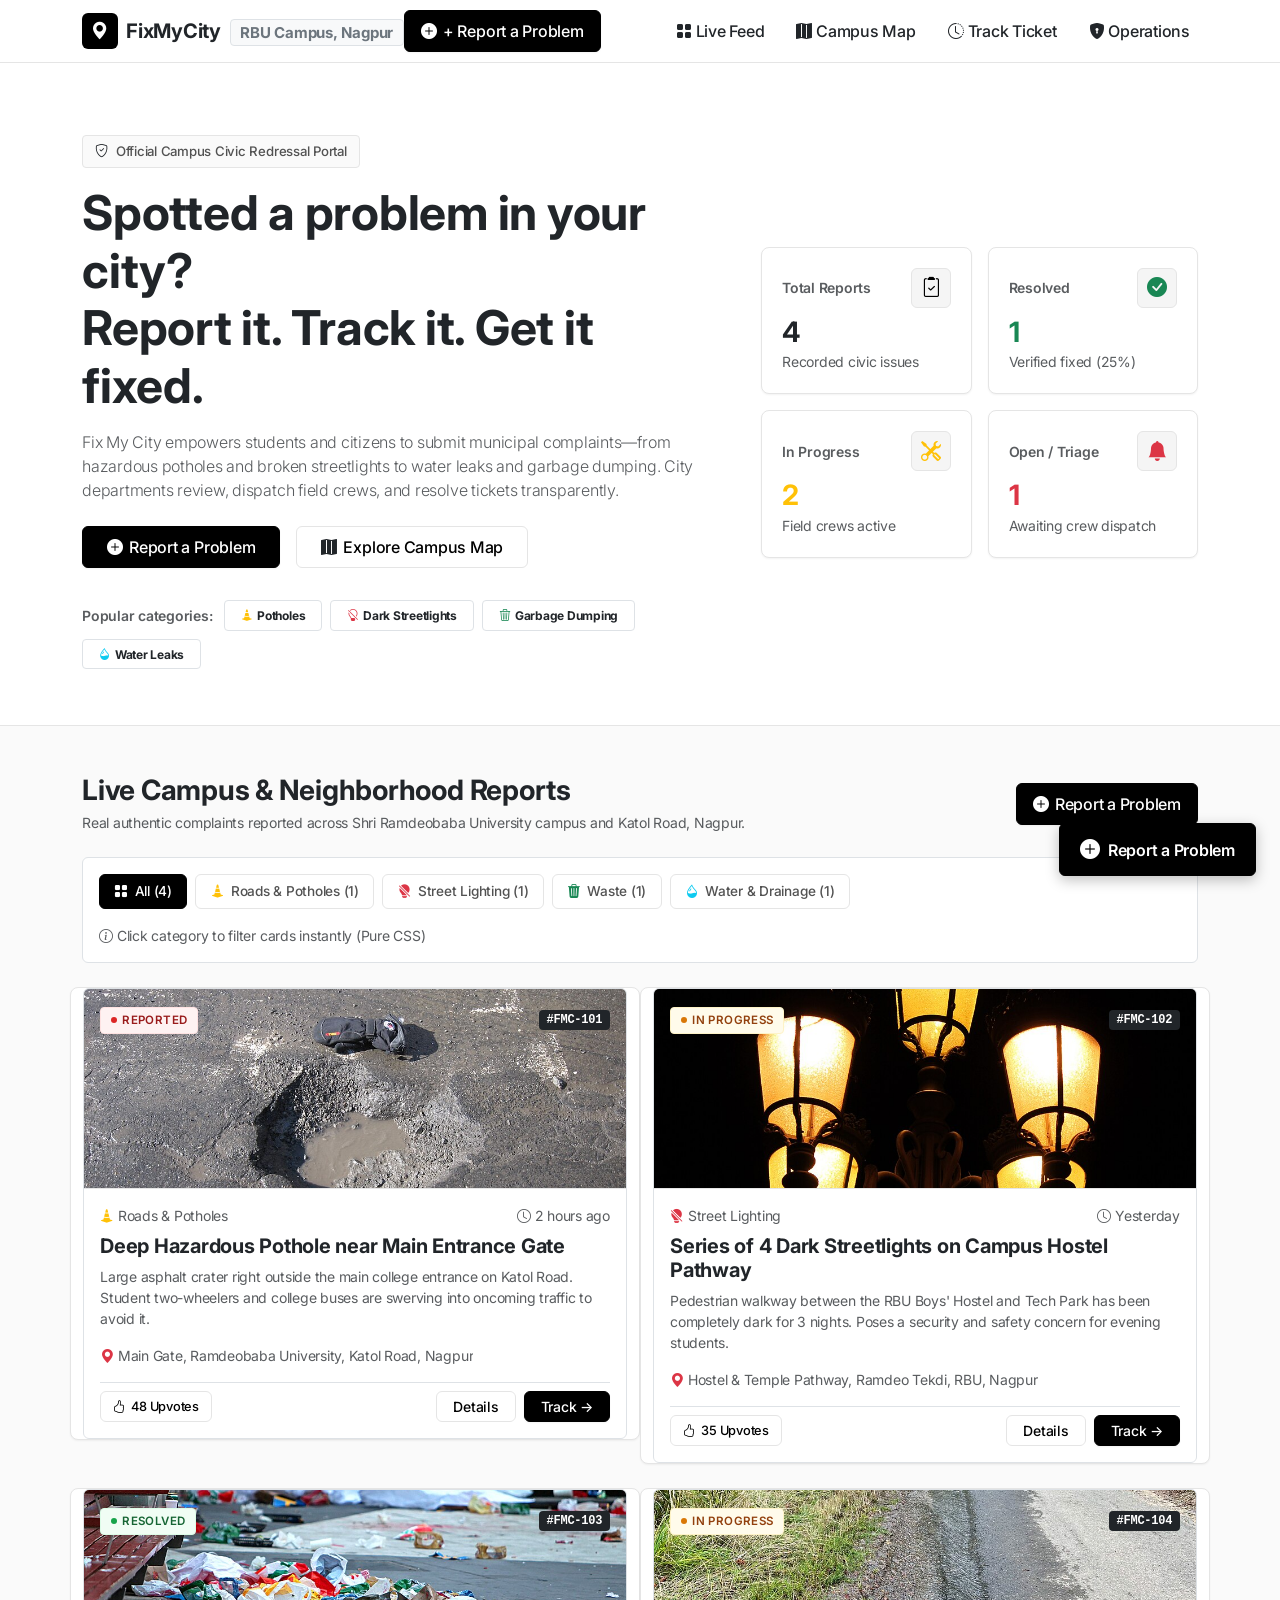
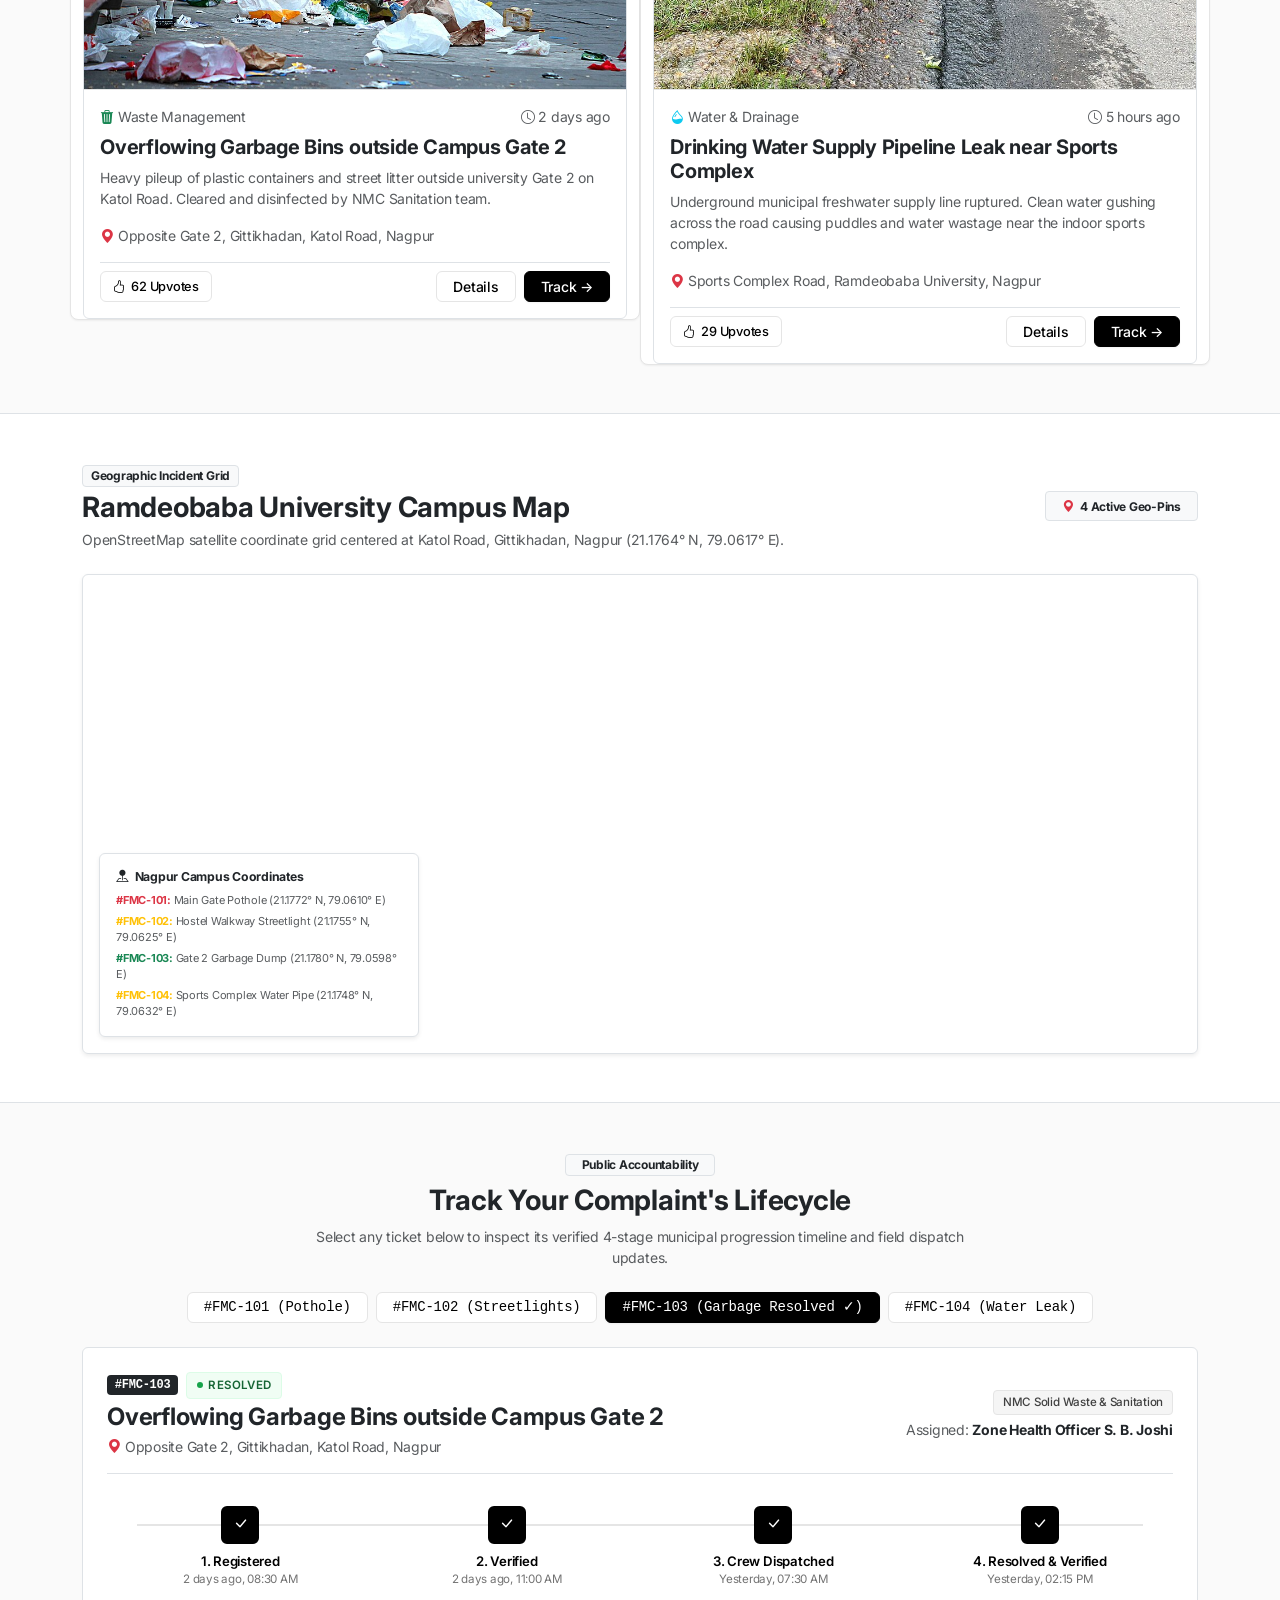
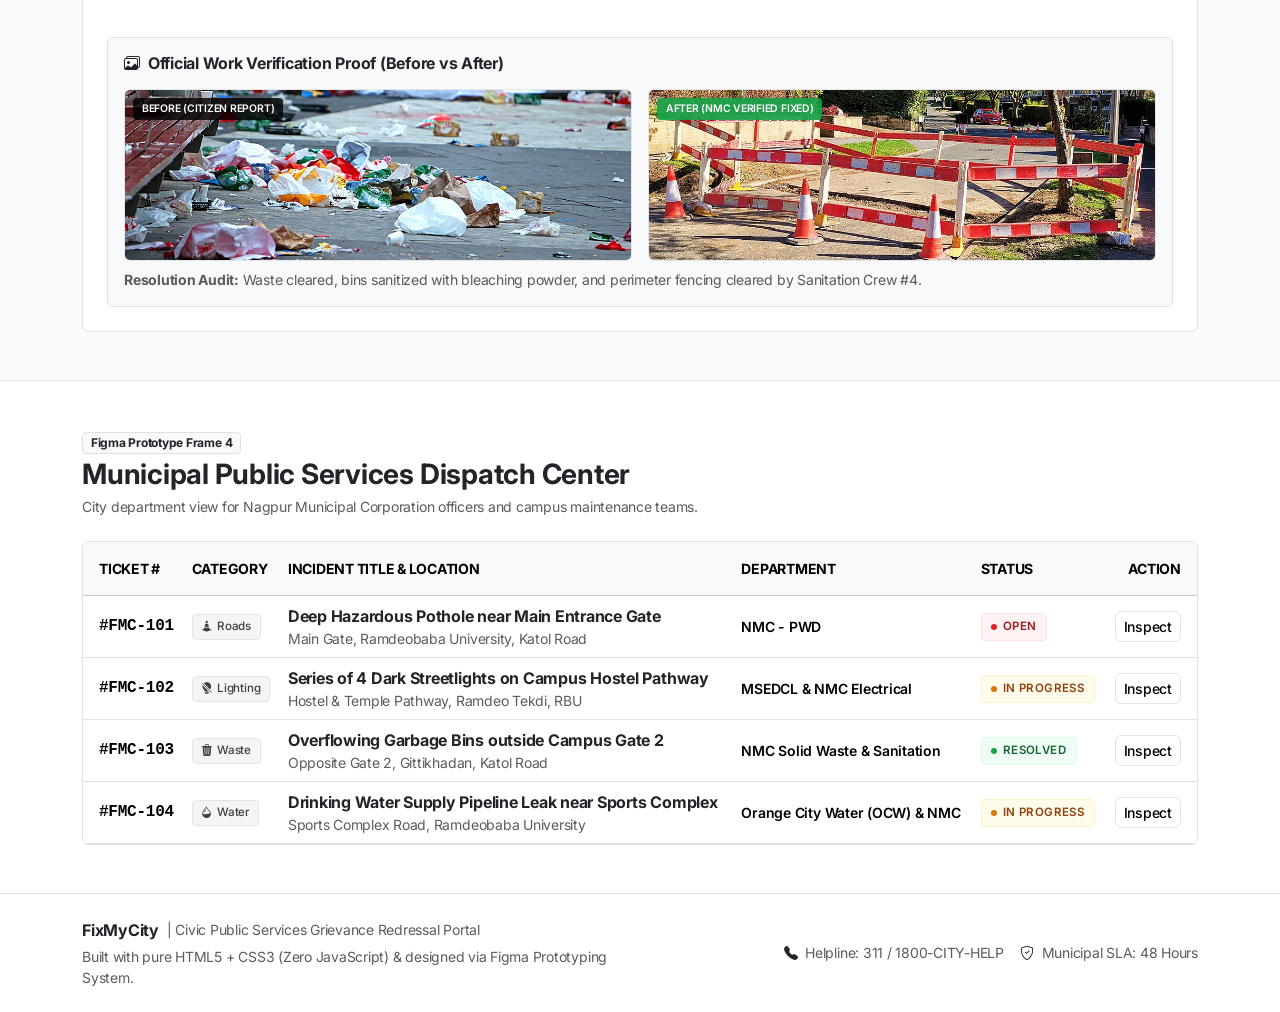
<file: index.html>
<!DOCTYPE html>
<html lang="en">
<head>
  <meta charset="UTF-8">
  <meta name="viewport" content="width=device-width, initial-scale=1.0">
  <title>Fix My City — Civic Issue Reporting & Public Service Resolution Platform</title>

  <!-- Google Fonts: Inter -->
  <link rel="preconnect" href="https://fonts.googleapis.com">
  <link rel="preconnect" href="https://fonts.gstatic.com" crossorigin>
  <link href="https://fonts.googleapis.com/css2?family=Inter:wght@400;500;600;700;800&family=JetBrains+Mono:wght@400;600&display=swap" rel="stylesheet">

  <!-- Bootstrap 5.3 CSS (Layout & Grid only, NO Bootstrap JS) -->
  <link href="https://cdn.jsdelivr.net/npm/bootstrap@5.3.2/dist/css/bootstrap.min.css" rel="stylesheet">

  <!-- Bootstrap Icons -->
  <link rel="stylesheet" href="https://cdn.jsdelivr.net/npm/bootstrap-icons@1.11.3/font/bootstrap-icons.min.css">

  <!-- Custom Pure CSS Stylesheet (Zero JavaScript) -->
  <link rel="stylesheet" href="styles.css?v=20261124_pure_css">
</head>
<body>

  <!-- ========================================================================= -->
  <!-- NAVIGATION BAR (Pure HTML + CSS, Zero JS)                                 -->
  <!-- ========================================================================= -->
  <nav class="navbar navbar-expand-lg navbar-fmc py-2">
    <div class="container">
      <a class="navbar-brand d-flex align-items-center gap-2 fw-bold text-dark m-0" href="#">
        <div class="brand-badge">
          <i class="bi bi-geo-alt-fill"></i>
        </div>
        <div>
          <span class="fs-5 fw-bold text-dark">FixMy</span><span class="fs-5 fw-bold text-dark">City</span>
          <span class="badge bg-light text-secondary border ms-1 d-none d-sm-inline-block small" style="border-radius: 4px;">RBU Campus, Nagpur</span>
        </div>
      </a>

      <!-- Pure CSS Mobile Hamburger Input -->
      <input type="checkbox" id="nav-toggle" class="nav-toggle-checkbox">

      <div class="d-flex align-items-center gap-2">
        <!-- Always Visible Report Button (links to CSS modal) -->
        <a href="#report-modal" class="btn-black text-decoration-none">
          <i class="bi bi-plus-circle-fill fs-6"></i>
          <span>+ Report a Problem</span>
        </a>

        <!-- Pure CSS Hamburger Trigger Label -->
        <label for="nav-toggle" class="navbar-toggler border-0 shadow-none d-lg-none" style="cursor: pointer;">
          <span class="navbar-toggler-icon"></span>
        </label>
      </div>

      <div class="nav-collapse-css collapse navbar-collapse" id="navMenu">
        <ul class="navbar-nav ms-auto align-items-lg-center gap-3 my-2 my-lg-0">
          <li class="nav-item">
            <a class="nav-link fw-medium text-dark" href="#feed"><i class="bi bi-grid-fill me-1"></i>Live Feed</a>
          </li>
          <li class="nav-item">
            <a class="nav-link fw-medium text-dark" href="#map-section"><i class="bi bi-map-fill me-1"></i>Campus Map</a>
          </li>
          <li class="nav-item">
            <a class="nav-link fw-medium text-dark" href="#trackerSection"><i class="bi bi-clock-history me-1"></i>Track Ticket</a>
          </li>
          <li class="nav-item">
            <a class="nav-link fw-medium text-dark" href="#adminSection"><i class="bi bi-shield-lock-fill me-1"></i>Operations</a>
          </li>
        </ul>
      </div>
    </div>
  </nav>

  <!-- ========================================================================= -->
  <!-- HERO SECTION                                                              -->
  <!-- ========================================================================= -->
  <header class="hero-section text-center text-md-start">
    <div class="container">
      <div class="row align-items-center g-5">
        <div class="col-lg-7">
          <div class="hero-pill mb-3">
            <i class="bi bi-shield-check text-dark"></i> Official Campus Civic Redressal Portal
          </div>
          <h1 class="display-5 fw-bold text-dark tracking-tight mb-3">
            Spotted a problem in your city? <br>
            <span class="text-dark">Report it. Track it. Get it fixed.</span>
          </h1>
          <p class="lead text-muted mb-4 fs-6">
            Fix My City empowers students and citizens to submit municipal complaints—from hazardous potholes and broken streetlights to water leaks and garbage dumping. City departments review, dispatch field crews, and resolve tickets transparently.
          </p>

          <div class="d-flex flex-wrap gap-3 justify-content-center justify-content-md-start mb-4">
            <a href="#report-modal" class="btn-black text-decoration-none px-4 py-2 fs-6">
              <i class="bi bi-plus-circle-fill"></i>
              <span>Report a Problem</span>
            </a>
            <a href="#map-section" class="btn-outline-box text-decoration-none px-4 py-2 fs-6">
              <i class="bi bi-map-fill text-dark"></i>
              <span>Explore Campus Map</span>
            </a>
          </div>

          <!-- Quick category boxes -->
          <div class="d-flex flex-wrap align-items-center gap-2 pt-2">
            <span class="small text-muted fw-semibold me-1">Popular categories:</span>
            <label for="cat-roads" class="badge bg-white border text-dark py-2 px-3 shadow-xs" style="cursor: pointer; border-radius: 4px;">
              <i class="bi bi-cone-striped text-warning me-1"></i>Potholes
            </label>
            <label for="cat-lighting" class="badge bg-white border text-dark py-2 px-3 shadow-xs" style="cursor: pointer; border-radius: 4px;">
              <i class="bi bi-lightbulb-off text-danger me-1"></i>Dark Streetlights
            </label>
            <label for="cat-waste" class="badge bg-white border text-dark py-2 px-3 shadow-xs" style="cursor: pointer; border-radius: 4px;">
              <i class="bi bi-trash3 text-success me-1"></i>Garbage Dumping
            </label>
            <label for="cat-water" class="badge bg-white border text-dark py-2 px-3 shadow-xs" style="cursor: pointer; border-radius: 4px;">
              <i class="bi bi-droplet-half text-info me-1"></i>Water Leaks
            </label>
          </div>
        </div>

        <!-- Real-time Municipal Metrics Cards -->
        <div class="col-lg-5">
          <div class="row g-3">
            <div class="col-6">
              <div class="stat-card">
                <div class="d-flex align-items-center justify-content-between mb-2">
                  <span class="text-muted small fw-semibold">Total Reports</span>
                  <div class="stat-icon">
                    <i class="bi bi-clipboard2-check"></i>
                  </div>
                </div>
                <h3 class="fw-bold mb-0 text-dark">4</h3>
                <small class="text-muted">Recorded civic issues</small>
              </div>
            </div>

            <div class="col-6">
              <div class="stat-card">
                <div class="d-flex align-items-center justify-content-between mb-2">
                  <span class="text-muted small fw-semibold">Resolved</span>
                  <div class="stat-icon text-success">
                    <i class="bi bi-check-circle-fill"></i>
                  </div>
                </div>
                <h3 class="fw-bold mb-0 text-success">1</h3>
                <small class="text-muted">Verified fixed (25%)</small>
              </div>
            </div>

            <div class="col-6">
              <div class="stat-card">
                <div class="d-flex align-items-center justify-content-between mb-2">
                  <span class="text-muted small fw-semibold">In Progress</span>
                  <div class="stat-icon text-warning">
                    <i class="bi bi-tools"></i>
                  </div>
                </div>
                <h3 class="fw-bold mb-0 text-warning">2</h3>
                <small class="text-muted">Field crews active</small>
              </div>
            </div>

            <div class="col-6">
              <div class="stat-card">
                <div class="d-flex align-items-center justify-content-between mb-2">
                  <span class="text-muted small fw-semibold">Open / Triage</span>
                  <div class="stat-icon text-danger">
                    <i class="bi bi-bell-fill"></i>
                  </div>
                </div>
                <h3 class="fw-bold mb-0 text-danger">1</h3>
                <small class="text-muted">Awaiting crew dispatch</small>
              </div>
            </div>
          </div>
        </div>
      </div>
    </div>
  </header>

  <!-- ========================================================================= -->
  <!-- MAIN COMPLAINTS FEED (Pure CSS Interactive Category Filter)              -->
  <!-- ========================================================================= -->
  <section class="py-5" id="feed">
    <div class="container">
      
      <!-- Hidden Radio Buttons that control the Category Filter (Pure CSS) -->
      <input type="radio" name="categoryFilter" id="cat-all" class="category-radio" checked>
      <input type="radio" name="categoryFilter" id="cat-roads" class="category-radio">
      <input type="radio" name="categoryFilter" id="cat-lighting" class="category-radio">
      <input type="radio" name="categoryFilter" id="cat-waste" class="category-radio">
      <input type="radio" name="categoryFilter" id="cat-water" class="category-radio">

      <!-- Section Header -->
      <div class="d-flex flex-wrap align-items-center justify-content-between gap-3 mb-4">
        <div>
          <h2 class="h3 fw-bold text-dark mb-1">Live Campus & Neighborhood Reports</h2>
          <p class="text-muted small mb-0">Real authentic complaints reported across Shri Ramdeobaba University campus and Katol Road, Nagpur.</p>
        </div>

        <a href="#report-modal" class="btn-black text-decoration-none">
          <i class="bi bi-plus-circle-fill"></i>
          <span>Report a Problem</span>
        </a>
      </div>

      <!-- Filter Bar (Pure CSS Clickable Category Buttons) -->
      <div class="card border p-3 rounded-2 mb-4 bg-white shadow-xs">
        <div class="d-flex flex-wrap align-items-center justify-content-between gap-3">
          <div class="category-labels-bar">
            <label for="cat-all" class="cat-label-btn cat-label-all"><i class="bi bi-grid-fill"></i> All (4)</label>
            <label for="cat-roads" class="cat-label-btn cat-label-roads"><i class="bi bi-cone-striped text-warning"></i> Roads & Potholes (1)</label>
            <label for="cat-lighting" class="cat-label-btn cat-label-lighting"><i class="bi bi-lightbulb-off-fill text-danger"></i> Street Lighting (1)</label>
            <label for="cat-waste" class="cat-label-btn cat-label-waste"><i class="bi bi-trash3-fill text-success"></i> Waste (1)</label>
            <label for="cat-water" class="cat-label-btn cat-label-water"><i class="bi bi-droplet-half text-info"></i> Water & Drainage (1)</label>
          </div>

          <div class="small text-muted">
            <i class="bi bi-info-circle me-1"></i>Click category to filter cards instantly (Pure CSS)
          </div>
        </div>
      </div>

      <!-- 4 REAL CIVIC COMPLAINT CARDS -->
      <div class="row g-4 feed-cards-container">

        <!-- ISSUE 1: POTHOLE -->
        <div class="col-lg-6 feed-card card-roads">
          <div class="card h-100 border rounded-2 overflow-hidden bg-white shadow-xs">
            <div class="position-relative">
              <img src="assets/pothole.jpg" alt="Deep Hazardous Pothole near Main Entrance Gate" class="issue-thumbnail">
              <div class="position-absolute top-0 start-0 m-3">
                <span class="status-badge open">
                  <span class="status-dot"></span> REPORTED
                </span>
              </div>
              <div class="position-absolute top-0 end-0 m-3">
                <span class="badge bg-dark text-white font-monospace" style="border-radius: 4px;">#FMC-101</span>
              </div>
            </div>

            <div class="p-3 d-flex flex-column flex-grow-1">
              <div class="d-flex align-items-center justify-content-between text-muted small mb-2">
                <span><i class="bi bi-cone-striped me-1 text-warning"></i>Roads & Potholes</span>
                <span><i class="bi bi-clock me-1"></i>2 hours ago</span>
              </div>

              <h5 class="fw-bold text-dark mb-2">Deep Hazardous Pothole near Main Entrance Gate</h5>
              <p class="text-muted small mb-3 flex-grow-1">
                Large asphalt crater right outside the main college entrance on Katol Road. Student two-wheelers and college buses are swerving into oncoming traffic to avoid it.
              </p>

              <div class="d-flex align-items-center gap-1 text-muted small mb-3">
                <i class="bi bi-geo-alt-fill text-danger"></i>
                <span class="text-truncate">Main Gate, Ramdeobaba University, Katol Road, Nagpur</span>
              </div>

              <div class="d-flex align-items-center justify-content-between pt-2 border-top">
                <!-- Pure CSS Upvote Checkbox -->
                <label class="upvote-box">
                  <input type="checkbox" class="upvote-toggle-input">
                  <i class="bi bi-hand-thumbs-up"></i>
                  <span>48 Upvotes</span>
                </label>

                <div class="d-flex gap-2">
                  <a href="#modal-fmc101" class="btn-outline-box text-decoration-none py-1 px-3 small">Details</a>
                  <a href="#tracker-fmc101" class="btn-black text-decoration-none py-1 px-3 small">Track &rarr;</a>
                </div>
              </div>
            </div>
          </div>
        </div>

        <!-- ISSUE 2: STREETLIGHT -->
        <div class="col-lg-6 feed-card card-lighting">
          <div class="card h-100 border rounded-2 overflow-hidden bg-white shadow-xs">
            <div class="position-relative">
              <img src="assets/streetlight.jpg" alt="Dark Streetlights on Campus Hostel Pathway" class="issue-thumbnail">
              <div class="position-absolute top-0 start-0 m-3">
                <span class="status-badge in-progress">
                  <span class="status-dot"></span> IN PROGRESS
                </span>
              </div>
              <div class="position-absolute top-0 end-0 m-3">
                <span class="badge bg-dark text-white font-monospace" style="border-radius: 4px;">#FMC-102</span>
              </div>
            </div>

            <div class="p-3 d-flex flex-column flex-grow-1">
              <div class="d-flex align-items-center justify-content-between text-muted small mb-2">
                <span><i class="bi bi-lightbulb-off-fill me-1 text-danger"></i>Street Lighting</span>
                <span><i class="bi bi-clock me-1"></i>Yesterday</span>
              </div>

              <h5 class="fw-bold text-dark mb-2">Series of 4 Dark Streetlights on Campus Hostel Pathway</h5>
              <p class="text-muted small mb-3 flex-grow-1">
                Pedestrian walkway between the RBU Boys' Hostel and Tech Park has been completely dark for 3 nights. Poses a security and safety concern for evening students.
              </p>

              <div class="d-flex align-items-center gap-1 text-muted small mb-3">
                <i class="bi bi-geo-alt-fill text-danger"></i>
                <span class="text-truncate">Hostel & Temple Pathway, Ramdeo Tekdi, RBU, Nagpur</span>
              </div>

              <div class="d-flex align-items-center justify-content-between pt-2 border-top">
                <label class="upvote-box">
                  <input type="checkbox" class="upvote-toggle-input">
                  <i class="bi bi-hand-thumbs-up"></i>
                  <span>35 Upvotes</span>
                </label>

                <div class="d-flex gap-2">
                  <a href="#modal-fmc102" class="btn-outline-box text-decoration-none py-1 px-3 small">Details</a>
                  <a href="#tracker-fmc102" class="btn-black text-decoration-none py-1 px-3 small">Track &rarr;</a>
                </div>
              </div>
            </div>
          </div>
        </div>

        <!-- ISSUE 3: GARBAGE (RESOLVED WITH BEFORE & AFTER PROOF) -->
        <div class="col-lg-6 feed-card card-waste">
          <div class="card h-100 border rounded-2 overflow-hidden bg-white shadow-xs">
            <div class="position-relative">
              <img src="assets/garbage.jpg" alt="Overflowing Garbage Bins outside Campus Gate 2" class="issue-thumbnail">
              <div class="position-absolute top-0 start-0 m-3">
                <span class="status-badge resolved">
                  <span class="status-dot"></span> RESOLVED
                </span>
              </div>
              <div class="position-absolute top-0 end-0 m-3">
                <span class="badge bg-dark text-white font-monospace" style="border-radius: 4px;">#FMC-103</span>
              </div>
            </div>

            <div class="p-3 d-flex flex-column flex-grow-1">
              <div class="d-flex align-items-center justify-content-between text-muted small mb-2">
                <span><i class="bi bi-trash3-fill me-1 text-success"></i>Waste Management</span>
                <span><i class="bi bi-clock me-1"></i>2 days ago</span>
              </div>

              <h5 class="fw-bold text-dark mb-2">Overflowing Garbage Bins outside Campus Gate 2</h5>
              <p class="text-muted small mb-3 flex-grow-1">
                Heavy pileup of plastic containers and street litter outside university Gate 2 on Katol Road. Cleared and disinfected by NMC Sanitation team.
              </p>

              <div class="d-flex align-items-center gap-1 text-muted small mb-3">
                <i class="bi bi-geo-alt-fill text-danger"></i>
                <span class="text-truncate">Opposite Gate 2, Gittikhadan, Katol Road, Nagpur</span>
              </div>

              <div class="d-flex align-items-center justify-content-between pt-2 border-top">
                <label class="upvote-box">
                  <input type="checkbox" class="upvote-toggle-input">
                  <i class="bi bi-hand-thumbs-up"></i>
                  <span>62 Upvotes</span>
                </label>

                <div class="d-flex gap-2">
                  <a href="#modal-fmc103" class="btn-outline-box text-decoration-none py-1 px-3 small">Details</a>
                  <a href="#tracker-fmc103" class="btn-black text-decoration-none py-1 px-3 small">Track &rarr;</a>
                </div>
              </div>
            </div>
          </div>
        </div>

        <!-- ISSUE 4: WATER LEAK -->
        <div class="col-lg-6 feed-card card-water">
          <div class="card h-100 border rounded-2 overflow-hidden bg-white shadow-xs">
            <div class="position-relative">
              <img src="assets/water_leak.jpg" alt="Drinking Water Supply Pipeline Leak near Sports Complex" class="issue-thumbnail">
              <div class="position-absolute top-0 start-0 m-3">
                <span class="status-badge in-progress">
                  <span class="status-dot"></span> IN PROGRESS
                </span>
              </div>
              <div class="position-absolute top-0 end-0 m-3">
                <span class="badge bg-dark text-white font-monospace" style="border-radius: 4px;">#FMC-104</span>
              </div>
            </div>

            <div class="p-3 d-flex flex-column flex-grow-1">
              <div class="d-flex align-items-center justify-content-between text-muted small mb-2">
                <span><i class="bi bi-droplet-half me-1 text-info"></i>Water & Drainage</span>
                <span><i class="bi bi-clock me-1"></i>5 hours ago</span>
              </div>

              <h5 class="fw-bold text-dark mb-2">Drinking Water Supply Pipeline Leak near Sports Complex</h5>
              <p class="text-muted small mb-3 flex-grow-1">
                Underground municipal freshwater supply line ruptured. Clean water gushing across the road causing puddles and water wastage near the indoor sports complex.
              </p>

              <div class="d-flex align-items-center gap-1 text-muted small mb-3">
                <i class="bi bi-geo-alt-fill text-danger"></i>
                <span class="text-truncate">Sports Complex Road, Ramdeobaba University, Nagpur</span>
              </div>

              <div class="d-flex align-items-center justify-content-between pt-2 border-top">
                <label class="upvote-box">
                  <input type="checkbox" class="upvote-toggle-input">
                  <i class="bi bi-hand-thumbs-up"></i>
                  <span>29 Upvotes</span>
                </label>

                <div class="d-flex gap-2">
                  <a href="#modal-fmc104" class="btn-outline-box text-decoration-none py-1 px-3 small">Details</a>
                  <a href="#tracker-fmc104" class="btn-black text-decoration-none py-1 px-3 small">Track &rarr;</a>
                </div>
              </div>
            </div>
          </div>
        </div>

      </div>
    </div>
  </section>

  <!-- ========================================================================= -->
  <!-- CAMPUS MAP SECTION (Zero JS - Embeds Katol Road / RBU Nagpur)            -->
  <!-- ========================================================================= -->
  <section class="py-5 bg-white border-top border-bottom" id="map-section">
    <div class="container">
      <div class="d-flex flex-wrap align-items-center justify-content-between gap-3 mb-4">
        <div>
          <span class="badge bg-light text-dark border mb-1" style="border-radius: 4px;">Geographic Incident Grid</span>
          <h2 class="h3 fw-bold text-dark mb-1">Ramdeobaba University Campus Map</h2>
          <p class="text-muted small mb-0">OpenStreetMap satellite coordinate grid centered at Katol Road, Gittikhadan, Nagpur (21.1764° N, 79.0617° E).</p>
        </div>

        <div class="d-flex align-items-center gap-2">
          <span class="badge border bg-light text-dark py-2 px-3" style="border-radius: 4px;">
            <i class="bi bi-geo-alt-fill text-danger me-1"></i> 4 Active Geo-Pins
          </span>
        </div>
      </div>

      <!-- Responsive Embedded Map Frame (Zero JS) -->
      <div class="position-relative border rounded-2 overflow-hidden shadow-sm" style="height: 480px;">
        <iframe 
          width="100%" 
          height="100%" 
          style="border: none;"
          loading="lazy" 
          title="Campus Map"
          src="https://www.openstreetmap.org/export/embed.html?bbox=79.0520%2C21.1690%2C79.0710%2C21.1830&amp;layer=mapnik&amp;marker=21.1764%2C79.0617">
        </iframe>

        <!-- Map Legend Overlay -->
        <div class="position-absolute bottom-0 start-0 m-3 p-3 bg-white border rounded-2 shadow-sm small" style="z-index: 10; max-width: 320px;">
          <h6 class="fw-bold mb-2 small text-dark"><i class="bi bi-pin-map-fill me-1"></i> Nagpur Campus Coordinates</h6>
          <div class="d-flex flex-column gap-1 text-muted" style="font-size: 11px;">
            <div><span class="text-danger fw-bold">#FMC-101:</span> Main Gate Pothole (21.1772° N, 79.0610° E)</div>
            <div><span class="text-warning fw-bold">#FMC-102:</span> Hostel Walkway Streetlight (21.1755° N, 79.0625° E)</div>
            <div><span class="text-success fw-bold">#FMC-103:</span> Gate 2 Garbage Dump (21.1780° N, 79.0598° E)</div>
            <div><span class="text-warning fw-bold">#FMC-104:</span> Sports Complex Water Pipe (21.1748° N, 79.0632° E)</div>
          </div>
        </div>
      </div>
    </div>
  </section>

  <!-- ========================================================================= -->
  <!-- TICKET LIFECYCLE TRACKER (Interactive Accordion / Stepper - Zero JS)      -->
  <!-- ========================================================================= -->
  <section class="py-5" id="trackerSection">
    <div class="container">
      <div class="text-center mb-4" style="max-width: 680px; margin: 0 auto;">
        <span class="badge bg-light text-dark border px-3 py-1 mb-2" style="border-radius: 4px;">Public Accountability</span>
        <h2 class="h3 fw-bold text-dark">Track Your Complaint's Lifecycle</h2>
        <p class="text-muted small">Select any ticket below to inspect its verified 4-stage municipal progression timeline and field dispatch updates.</p>
      </div>

      <!-- Quick Ticket Selector Tabs -->
      <div class="d-flex flex-wrap justify-content-center gap-2 mb-4">
        <a href="#tracker-fmc101" class="btn-outline-box text-decoration-none py-1 px-3 small font-monospace">#FMC-101 (Pothole)</a>
        <a href="#tracker-fmc102" class="btn-outline-box text-decoration-none py-1 px-3 small font-monospace">#FMC-102 (Streetlights)</a>
        <a href="#tracker-fmc103" class="btn-black text-decoration-none py-1 px-3 small font-monospace">#FMC-103 (Garbage Resolved &check;)</a>
        <a href="#tracker-fmc104" class="btn-outline-box text-decoration-none py-1 px-3 small font-monospace">#FMC-104 (Water Leak)</a>
      </div>

      <!-- ACTIVE TRACKER CARD: DEFAULT SHOWS RESOLVED TICKET #FMC-103 WITH BEFORE & AFTER PROOF -->
      <div class="card border rounded-2 p-4 bg-white shadow-xs" id="tracker-fmc103">
        <div class="d-flex flex-wrap align-items-center justify-content-between gap-3 pb-3 border-bottom">
          <div>
            <div class="d-flex align-items-center gap-2 mb-1">
              <span class="badge bg-dark text-white font-monospace" style="border-radius: 4px;">#FMC-103</span>
              <span class="status-badge resolved"><span class="status-dot"></span> RESOLVED</span>
            </div>
            <h4 class="fw-bold mb-1 text-dark">Overflowing Garbage Bins outside Campus Gate 2</h4>
            <p class="text-muted small mb-0"><i class="bi bi-geo-alt-fill text-danger me-1"></i>Opposite Gate 2, Gittikhadan, Katol Road, Nagpur</p>
          </div>
          <div class="text-end">
            <span class="dept-pill mb-1">NMC Solid Waste & Sanitation</span>
            <div class="text-muted small">Assigned: <strong class="text-dark">Zone Health Officer S. B. Joshi</strong></div>
          </div>
        </div>

        <!-- 4-Stage Visual Stepper -->
        <div class="tracking-stepper">
          <div class="step-item completed">
            <div class="step-circle"><i class="bi bi-check-lg"></i></div>
            <div class="step-title">1. Registered</div>
            <div class="step-time">2 days ago, 08:30 AM</div>
          </div>
          <div class="step-item completed">
            <div class="step-circle"><i class="bi bi-check-lg"></i></div>
            <div class="step-title">2. Verified</div>
            <div class="step-time">2 days ago, 11:00 AM</div>
          </div>
          <div class="step-item completed">
            <div class="step-circle"><i class="bi bi-check-lg"></i></div>
            <div class="step-title">3. Crew Dispatched</div>
            <div class="step-time">Yesterday, 07:30 AM</div>
          </div>
          <div class="step-item completed">
            <div class="step-circle"><i class="bi bi-check-lg"></i></div>
            <div class="step-title">4. Resolved & Verified</div>
            <div class="step-time">Yesterday, 02:15 PM</div>
          </div>
        </div>

        <!-- Before & After Verification Photo Proof -->
        <div class="p-3 bg-light border rounded-2 mt-4">
          <h6 class="fw-bold text-dark mb-3"><i class="bi bi-images me-2"></i>Official Work Verification Proof (Before vs After)</h6>
          <div class="comparison-container">
            <div class="comparison-box">
              <img src="assets/garbage.jpg" alt="Before cleanup">
              <span class="comparison-label before">BEFORE (CITIZEN REPORT)</span>
            </div>
            <div class="comparison-box">
              <img src="assets/street_cleaned.jpg" alt="After municipal cleanup">
              <span class="comparison-label after">AFTER (NMC VERIFIED FIXED)</span>
            </div>
          </div>
          <p class="small text-muted mt-2 mb-0">
            <strong>Resolution Audit:</strong> Waste cleared, bins sanitized with bleaching powder, and perimeter fencing cleared by Sanitation Crew #4.
          </p>
        </div>
      </div>
    </div>
  </section>

  <!-- ========================================================================= -->
  <!-- MUNICIPAL OPERATIONS TABLE (Figma Frame 4)                                -->
  <!-- ========================================================================= -->
  <section class="py-5 bg-white border-top" id="adminSection">
    <div class="container">
      <div class="d-flex flex-wrap align-items-center justify-content-between gap-3 mb-4">
        <div>
          <span class="badge bg-light text-dark border mb-1" style="border-radius: 4px;">Figma Prototype Frame 4</span>
          <h2 class="h3 fw-bold text-dark mb-1">Municipal Public Services Dispatch Center</h2>
          <p class="text-muted small mb-0">City department view for Nagpur Municipal Corporation officers and campus maintenance teams.</p>
        </div>
      </div>

      <div class="card border rounded-2 overflow-hidden shadow-xs">
        <div class="table-responsive">
          <table class="table table-hover align-middle mb-0">
            <thead class="table-light">
              <tr class="small text-uppercase">
                <th scope="col" class="py-3 ps-3">Ticket #</th>
                <th scope="col" class="py-3">Category</th>
                <th scope="col" class="py-3">Incident Title & Location</th>
                <th scope="col" class="py-3">Department</th>
                <th scope="col" class="py-3">Status</th>
                <th scope="col" class="py-3 text-end pe-3">Action</th>
              </tr>
            </thead>
            <tbody>
              <tr>
                <td class="ps-3 font-monospace fw-bold">#FMC-101</td>
                <td><span class="dept-pill"><i class="bi bi-cone-striped me-1"></i>Roads</span></td>
                <td>
                  <div class="fw-bold text-dark">Deep Hazardous Pothole near Main Entrance Gate</div>
                  <div class="text-muted small">Main Gate, Ramdeobaba University, Katol Road</div>
                </td>
                <td><small class="fw-semibold">NMC - PWD</small></td>
                <td><span class="status-badge open"><span class="status-dot"></span> OPEN</span></td>
                <td class="text-end pe-3">
                  <a href="#modal-fmc101" class="btn-outline-box py-1 px-2 small text-decoration-none">Inspect</a>
                </td>
              </tr>

              <tr>
                <td class="ps-3 font-monospace fw-bold">#FMC-102</td>
                <td><span class="dept-pill"><i class="bi bi-lightbulb-off-fill me-1"></i>Lighting</span></td>
                <td>
                  <div class="fw-bold text-dark">Series of 4 Dark Streetlights on Campus Hostel Pathway</div>
                  <div class="text-muted small">Hostel & Temple Pathway, Ramdeo Tekdi, RBU</div>
                </td>
                <td><small class="fw-semibold">MSEDCL & NMC Electrical</small></td>
                <td><span class="status-badge in-progress"><span class="status-dot"></span> IN PROGRESS</span></td>
                <td class="text-end pe-3">
                  <a href="#modal-fmc102" class="btn-outline-box py-1 px-2 small text-decoration-none">Inspect</a>
                </td>
              </tr>

              <tr>
                <td class="ps-3 font-monospace fw-bold">#FMC-103</td>
                <td><span class="dept-pill"><i class="bi bi-trash3-fill me-1"></i>Waste</span></td>
                <td>
                  <div class="fw-bold text-dark">Overflowing Garbage Bins outside Campus Gate 2</div>
                  <div class="text-muted small">Opposite Gate 2, Gittikhadan, Katol Road</div>
                </td>
                <td><small class="fw-semibold">NMC Solid Waste & Sanitation</small></td>
                <td><span class="status-badge resolved"><span class="status-dot"></span> RESOLVED</span></td>
                <td class="text-end pe-3">
                  <a href="#modal-fmc103" class="btn-outline-box py-1 px-2 small text-decoration-none">Inspect</a>
                </td>
              </tr>

              <tr>
                <td class="ps-3 font-monospace fw-bold">#FMC-104</td>
                <td><span class="dept-pill"><i class="bi bi-droplet-half me-1"></i>Water</span></td>
                <td>
                  <div class="fw-bold text-dark">Drinking Water Supply Pipeline Leak near Sports Complex</div>
                  <div class="text-muted small">Sports Complex Road, Ramdeobaba University</div>
                </td>
                <td><small class="fw-semibold">Orange City Water (OCW) & NMC</small></td>
                <td><span class="status-badge in-progress"><span class="status-dot"></span> IN PROGRESS</span></td>
                <td class="text-end pe-3">
                  <a href="#modal-fmc104" class="btn-outline-box py-1 px-2 small text-decoration-none">Inspect</a>
                </td>
              </tr>
            </tbody>
          </table>
        </div>
      </div>
    </div>
  </section>

  <!-- ========================================================================= -->
  <!-- FOOTER                                                                    -->
  <!-- ========================================================================= -->
  <footer class="bg-white border-top py-4">
    <div class="container">
      <div class="row align-items-center g-3">
        <div class="col-md-6 text-center text-md-start">
          <div class="d-flex align-items-center gap-2 justify-content-center justify-content-md-start">
            <span class="fw-bold text-dark fs-6">FixMyCity</span>
            <span class="text-muted small">| Civic Public Services Grievance Redressal Portal</span>
          </div>
          <small class="text-muted d-block mt-1">Built with pure HTML5 + CSS3 (Zero JavaScript) & designed via Figma Prototyping System.</small>
        </div>
        <div class="col-md-6 text-center text-md-end">
          <div class="d-flex justify-content-center justify-content-md-end gap-3 text-muted small">
            <span><i class="bi bi-telephone-fill text-dark me-1"></i> Helpline: 311 / 1800-CITY-HELP</span>
            <span><i class="bi bi-shield-check text-dark me-1"></i> Municipal SLA: 48 Hours</span>
          </div>
        </div>
      </div>
    </div>
  </footer>

  <!-- Floating Action Button (Always Accessible on Screen) -->
  <a href="#report-modal" class="floating-report-btn text-decoration-none">
    <i class="bi bi-plus-circle-fill fs-5"></i>
    <span>Report a Problem</span>
  </a>

  <!-- ========================================================================= -->
  <!-- PURE CSS MODALS (ZERO JAVASCRIPT - TRIGGERED VIA CSS :target)             -->
  <!-- ========================================================================= -->

  <!-- MODAL 1: REPORT ISSUE SUBMISSION FORM -->
  <div id="report-modal" class="css-modal">
    <a href="#" class="css-modal-overlay"></a>
    <div class="css-modal-box">
      <div class="css-modal-header">
        <h5 class="fw-bold text-dark m-0"><i class="bi bi-megaphone-fill me-2"></i>Report a Civic Issue</h5>
        <a href="#" class="css-modal-close text-decoration-none">&times;</a>
      </div>
      <div class="css-modal-body">
        <form action="#success-modal" method="GET">
          <!-- Step 1: Category Selection -->
          <label class="form-label fw-bold text-dark small mb-2">1. Select Incident Category</label>
          <div class="category-choice-grid mb-3">
            <div>
              <input type="radio" name="issueCat" id="choice-roads" class="category-choice-input" hidden checked>
              <label for="choice-roads" class="category-choice-label">
                <i class="bi bi-cone-striped"></i>
                <span class="small fw-semibold d-block">Roads & Potholes</span>
              </label>
            </div>
            <div>
              <input type="radio" name="issueCat" id="choice-lights" class="category-choice-input" hidden>
              <label for="choice-lights" class="category-choice-label">
                <i class="bi bi-lightbulb-off"></i>
                <span class="small fw-semibold d-block">Streetlights</span>
              </label>
            </div>
            <div>
              <input type="radio" name="issueCat" id="choice-waste" class="category-choice-input" hidden>
              <label for="choice-waste" class="category-choice-label">
                <i class="bi bi-trash3"></i>
                <span class="small fw-semibold d-block">Waste Dumping</span>
              </label>
            </div>
            <div>
              <input type="radio" name="issueCat" id="choice-water" class="category-choice-input" hidden>
              <label for="choice-water" class="category-choice-label">
                <i class="bi bi-droplet-half"></i>
                <span class="small fw-semibold d-block">Water & Drainage</span>
              </label>
            </div>
          </div>

          <!-- Step 2: Problem Title -->
          <div class="mb-3">
            <label class="form-label fw-bold text-dark small mb-1">2. Short Summary / Title</label>
            <input type="text" class="form-input-box" placeholder="e.g. Dangerous crater near library turn" required value="Damaged road surface near RBU Boys Hostel">
          </div>

          <!-- Step 3: Location / Address -->
          <div class="mb-3">
            <label class="form-label fw-bold text-dark small mb-1">3. Incident Location (Nagpur Campus)</label>
            <input type="text" class="form-input-box" required value="Ramdeobaba University, Katol Road, Nagpur (21.1764° N, 79.0617° E)">
          </div>

          <!-- Step 4: Description -->
          <div class="mb-3">
            <label class="form-label fw-bold text-dark small mb-1">4. Detailed Description</label>
            <textarea class="form-input-box" rows="3" placeholder="Provide details to assist municipal field crew dispatch...">Road depression causing water logging and danger for two-wheelers during evening hours.</textarea>
          </div>

          <div class="d-flex justify-content-end gap-2 pt-2 border-top">
            <a href="#" class="btn-outline-box text-decoration-none">Cancel</a>
            <button type="submit" class="btn-black">Submit to Municipal Queue &rarr;</button>
          </div>
        </form>
      </div>
    </div>
  </div>

  <!-- MODAL 2: SUBMISSION CONFIRMATION (Ticket #FMC-105 Generated) -->
  <div id="success-modal" class="css-modal">
    <a href="#" class="css-modal-overlay"></a>
    <div class="css-modal-box text-center p-4">
      <div class="mx-auto mb-3" style="width: 54px; height: 54px; border-radius: 6px; background-color: #F0FDF4; color: #166534; display: flex; align-items: center; justify-content: center; font-size: 1.8rem; border: 1px solid #DCFCE7;">
        <i class="bi bi-check-lg"></i>
      </div>
      <h4 class="fw-bold text-dark mb-1">Complaint Successfully Lodged!</h4>
      <p class="text-muted small mb-3">Your grievance has been registered directly into the municipal portal queue (Nagpur Municipal Corporation - PWD Zone).</p>

      <div class="p-3 bg-light rounded-2 mb-3 border">
        <span class="text-muted small d-block mb-1">Your Generated Tracking ID:</span>
        <span class="fs-4 fw-bold font-monospace text-dark">#FMC-105</span>
      </div>

      <p class="small text-muted mb-4">
        Our automated dispatcher has notified field inspectors. An SLA response is committed within 48 hours.
      </p>

      <a href="#" class="btn-black text-decoration-none d-inline-block px-4">Done / Return to Feed</a>
    </div>
  </div>

  <!-- MODAL 3: INSPECTION DETAILS (#FMC-101 POTHOLE) -->
  <div id="modal-fmc101" class="css-modal">
    <a href="#" class="css-modal-overlay"></a>
    <div class="css-modal-box">
      <div class="css-modal-header">
        <h5 class="fw-bold text-dark m-0">Complaint Details: #FMC-101</h5>
        <a href="#" class="css-modal-close text-decoration-none">&times;</a>
      </div>
      <div class="css-modal-body">
        <div class="row g-3">
          <div class="col-md-6">
            <img src="assets/pothole.jpg" alt="Pothole" class="img-fluid rounded-2 border mb-2">
            <span class="status-badge open"><span class="status-dot"></span> OPEN</span>
          </div>
          <div class="col-md-6">
            <h5 class="fw-bold text-dark mb-2">Deep Hazardous Pothole near Main Entrance Gate</h5>
            <p class="small text-muted mb-2"><i class="bi bi-geo-alt-fill text-danger me-1"></i>Main Gate, Ramdeobaba University, Katol Road, Nagpur</p>
            <p class="small text-muted"><strong>Category:</strong> Roads & Potholes</p>
            <p class="small text-muted"><strong>Assigned Department:</strong> NMC PWD Division</p>
            <p class="small text-muted"><strong>Reported By:</strong> Aman Sharma (CSE Dept)</p>
            <p class="small text-muted"><strong>Current Stage:</strong> Verified by Dharampeth Zone Engineer; asphalt cold-mix repair crew queued for dispatch.</p>
          </div>
        </div>
        <div class="text-end pt-3 border-top mt-3">
          <a href="#" class="btn-black text-decoration-none px-3 py-1 small">Close</a>
        </div>
      </div>
    </div>
  </div>

  <!-- MODAL 4: INSPECTION DETAILS (#FMC-102 STREETLIGHT) -->
  <div id="modal-fmc102" class="css-modal">
    <a href="#" class="css-modal-overlay"></a>
    <div class="css-modal-box">
      <div class="css-modal-header">
        <h5 class="fw-bold text-dark m-0">Complaint Details: #FMC-102</h5>
        <a href="#" class="css-modal-close text-decoration-none">&times;</a>
      </div>
      <div class="css-modal-body">
        <div class="row g-3">
          <div class="col-md-6">
            <img src="assets/streetlight.jpg" alt="Streetlights" class="img-fluid rounded-2 border mb-2">
            <span class="status-badge in-progress"><span class="status-dot"></span> IN PROGRESS</span>
          </div>
          <div class="col-md-6">
            <h5 class="fw-bold text-dark mb-2">Series of 4 Dark Streetlights on Campus Hostel Pathway</h5>
            <p class="small text-muted mb-2"><i class="bi bi-geo-alt-fill text-danger me-1"></i>Hostel & Temple Pathway, Ramdeo Tekdi, RBU</p>
            <p class="small text-muted"><strong>Category:</strong> Street Lighting</p>
            <p class="small text-muted"><strong>Assigned Department:</strong> MSEDCL & NMC Electrical Works</p>
            <p class="small text-muted"><strong>Assigned Officer:</strong> Junior Engineer K. B. Patil</p>
            <p class="small text-muted"><strong>Current Stage:</strong> Transformer cable fault identified; maintenance bucket truck on site replacing 70W LED ballasts.</p>
          </div>
        </div>
        <div class="text-end pt-3 border-top mt-3">
          <a href="#" class="btn-black text-decoration-none px-3 py-1 small">Close</a>
        </div>
      </div>
    </div>
  </div>

  <!-- MODAL 5: INSPECTION DETAILS (#FMC-103 GARBAGE DUMP) -->
  <div id="modal-fmc103" class="css-modal">
    <a href="#" class="css-modal-overlay"></a>
    <div class="css-modal-box">
      <div class="css-modal-header">
        <h5 class="fw-bold text-dark m-0">Complaint Details: #FMC-103</h5>
        <a href="#" class="css-modal-close text-decoration-none">&times;</a>
      </div>
      <div class="css-modal-body">
        <div class="row g-3">
          <div class="col-md-6">
            <img src="assets/garbage.jpg" alt="Garbage" class="img-fluid rounded-2 border mb-2">
            <span class="status-badge resolved"><span class="status-dot"></span> RESOLVED</span>
          </div>
          <div class="col-md-6">
            <h5 class="fw-bold text-dark mb-2">Overflowing Garbage Bins outside Campus Gate 2</h5>
            <p class="small text-muted mb-2"><i class="bi bi-geo-alt-fill text-danger me-1"></i>Opposite Gate 2, Gittikhadan, Katol Road, Nagpur</p>
            <p class="small text-muted"><strong>Category:</strong> Waste Management</p>
            <p class="small text-muted"><strong>Assigned Department:</strong> NMC Solid Waste & Sanitation</p>
            <p class="small text-muted"><strong>Assigned Officer:</strong> Health Officer S. B. Joshi</p>
            <p class="small text-muted"><strong>Current Stage:</strong> Compactor vehicle #12 collected all debris; pavement bleached and cleared.</p>
          </div>
        </div>
        <div class="text-end pt-3 border-top mt-3">
          <a href="#" class="btn-black text-decoration-none px-3 py-1 small">Close</a>
        </div>
      </div>
    </div>
  </div>

  <!-- MODAL 6: INSPECTION DETAILS (#FMC-104 WATER LEAK) -->
  <div id="modal-fmc104" class="css-modal">
    <a href="#" class="css-modal-overlay"></a>
    <div class="css-modal-box">
      <div class="css-modal-header">
        <h5 class="fw-bold text-dark m-0">Complaint Details: #FMC-104</h5>
        <a href="#" class="css-modal-close text-decoration-none">&times;</a>
      </div>
      <div class="css-modal-body">
        <div class="row g-3">
          <div class="col-md-6">
            <img src="assets/water_leak.jpg" alt="Water Leak" class="img-fluid rounded-2 border mb-2">
            <span class="status-badge in-progress"><span class="status-dot"></span> IN PROGRESS</span>
          </div>
          <div class="col-md-6">
            <h5 class="fw-bold text-dark mb-2">Drinking Water Supply Pipeline Leak near Sports Complex</h5>
            <p class="small text-muted mb-2"><i class="bi bi-geo-alt-fill text-danger me-1"></i>Sports Complex Road, Ramdeobaba University, Nagpur</p>
            <p class="small text-muted"><strong>Category:</strong> Water & Drainage</p>
            <p class="small text-muted"><strong>Assigned Department:</strong> Orange City Water (OCW) & NMC</p>
            <p class="small text-muted"><strong>Assigned Officer:</strong> Distribution Engineer M. G. Rao</p>
            <p class="small text-muted"><strong>Current Stage:</strong> Sluice valve isolated; excavation completed to clamp 150mm cracked distribution pipe.</p>
          </div>
        </div>
        <div class="text-end pt-3 border-top mt-3">
          <a href="#" class="btn-black text-decoration-none px-3 py-1 small">Close</a>
        </div>
      </div>
    </div>
  </div>

</body>
</html>
</file>
<file: styles.css>
:root {
  /* Minimalist Monochrome (Linear / Vercel style) */
  --fmc-primary: #000000;
  --fmc-primary-hover: #262626;
  --fmc-primary-light: #F5F5F5;
  --fmc-dark: #000000;
  --fmc-slate: #171717;
  --fmc-secondary-text: #525252;
  --fmc-muted: #737373;
  --fmc-border: #E5E5E5;
  --fmc-border-light: #F5F5F5;
  --fmc-bg: #FAFAFA;
  --fmc-card-bg: #FFFFFF;
  --fmc-status-open: #DC2626;
  --fmc-status-progress: #D97706;
  --fmc-status-resolved: #16A34A;
  --fmc-font-sans: 'Inter', -apple-system, BlinkMacSystemFont, "Segoe UI", Roboto, sans-serif;
  --fmc-radius: 8px;
  --fmc-radius-sm: 6px;
  --fmc-radius-xs: 4px;
  --fmc-shadow-xs: 0 1px 2px rgba(0, 0, 0, 0.05);
  --fmc-shadow-sm: 0 1px 3px rgba(0, 0, 0, 0.06);
  --fmc-shadow-md: 0 4px 14px rgba(0, 0, 0, 0.06);
  --fmc-shadow-lg: 0 10px 28px rgba(0, 0, 0, 0.08);
}

* {
  box-sizing: border-box;
}

body {
  font-family: var(--fmc-font-sans);
  background-color: var(--fmc-bg);
  color: var(--fmc-dark);
  letter-spacing: -0.015em;
  -webkit-font-smoothing: antialiased;
  -moz-osx-font-smoothing: grayscale;
  overflow-x: hidden;
  margin: 0;
  padding: 0;
}

a {
  color: #000000;
  text-decoration: none;
}

/* Header & Navigation */
.navbar-fmc {
  background: rgba(255, 255, 255, 0.95);
  backdrop-filter: blur(12px);
  -webkit-backdrop-filter: blur(12px);
  border-bottom: 1px solid var(--fmc-border);
  position: sticky;
  top: 0;
  z-index: 1000;
  transition: all 0.2s ease;
}

.brand-badge {
  background-color: #000000;
  color: #FFFFFF;
  width: 36px;
  height: 36px;
  border-radius: 6px;
  display: inline-flex;
  align-items: center;
  justify-content: center;
  font-size: 1.1rem;
}

/* Pure CSS Nav Toggle (Zero JS) */
.nav-toggle-checkbox {
  display: none;
}

@media (max-width: 991px) {
  .nav-collapse-css {
    display: none;
    width: 100%;
    padding: 1rem 0;
  }
  .nav-toggle-checkbox:checked ~ .nav-collapse-css {
    display: block;
  }
}

/* Solid Jet Black Buttons (Boxes, No Pills) */
.btn-black {
  background-color: #000000 !important;
  color: #FFFFFF !important;
  border: 1px solid #000000 !important;
  border-radius: 6px !important;
  padding: 0.5rem 1rem;
  font-weight: 500;
  display: inline-flex;
  align-items: center;
  gap: 0.4rem;
  box-shadow: var(--fmc-shadow-xs);
  transition: all 0.15s ease;
  cursor: pointer;
}

.btn-black:hover {
  background-color: #262626 !important;
  border-color: #262626 !important;
  color: #FFFFFF !important;
  transform: translateY(-1px);
}

.btn-outline-box {
  background-color: #FFFFFF !important;
  color: #000000 !important;
  border: 1px solid var(--fmc-border) !important;
  border-radius: 6px !important;
  padding: 0.5rem 1rem;
  font-weight: 500;
  display: inline-flex;
  align-items: center;
  gap: 0.4rem;
  transition: all 0.15s ease;
  cursor: pointer;
}

.btn-outline-box:hover {
  background-color: #F5F5F5 !important;
  border-color: #D4D4D4 !important;
  color: #000000 !important;
}

/* Hero Section */
.hero-section {
  background-color: #FFFFFF;
  padding: 4.5rem 0 3.5rem;
  border-bottom: 1px solid var(--fmc-border);
}

.hero-pill {
  display: inline-flex;
  align-items: center;
  gap: 0.5rem;
  padding: 0.35rem 0.75rem;
  background-color: var(--fmc-bg);
  border: 1px solid var(--fmc-border);
  border-radius: 4px;
  font-size: 0.825rem;
  font-weight: 500;
  color: var(--fmc-secondary-text);
}

/* Stat Cards */
.stat-card {
  background: var(--fmc-card-bg);
  border: 1px solid var(--fmc-border);
  border-radius: 8px;
  padding: 1.25rem;
  box-shadow: var(--fmc-shadow-xs);
  transition: transform 0.2s ease, box-shadow 0.2s ease;
}

.stat-card:hover {
  transform: translateY(-2px);
  box-shadow: var(--fmc-shadow-sm);
  border-color: #D4D4D4;
}

.stat-icon {
  width: 40px;
  height: 40px;
  border-radius: 6px;
  display: flex;
  align-items: center;
  justify-content: center;
  font-size: 1.25rem;
  background-color: #F5F5F5;
  color: #000000;
  border: 1px solid var(--fmc-border);
}

/* ========================================================================= */
/* PURE CSS CATEGORY FILTERING (ZERO JS RADIO HACK)                          */
/* ========================================================================= */
.category-radio {
  display: none;
}

.category-labels-bar {
  display: flex;
  flex-wrap: wrap;
  gap: 0.5rem;
}

.cat-label-btn {
  border: 1px solid var(--fmc-border);
  background-color: #FFFFFF;
  color: var(--fmc-secondary-text);
  border-radius: 6px;
  padding: 0.4rem 0.9rem;
  font-size: 0.85rem;
  font-weight: 500;
  transition: all 0.15s ease;
  cursor: pointer;
  display: inline-flex;
  align-items: center;
  gap: 0.4rem;
  user-select: none;
}

.cat-label-btn:hover {
  background-color: #F5F5F5;
  color: #000000;
  border-color: #D4D4D4;
}

/* Radio Checked Active States */
#cat-all:checked ~ * .cat-label-all,
#cat-roads:checked ~ * .cat-label-roads,
#cat-lighting:checked ~ * .cat-label-lighting,
#cat-waste:checked ~ * .cat-label-waste,
#cat-water:checked ~ * .cat-label-water {
  background-color: #000000 !important;
  color: #FFFFFF !important;
  border-color: #000000 !important;
}

/* Hide/Show Cards based on Selected Radio */
#cat-roads:checked ~ .feed-cards-container .feed-card:not(.card-roads),
#cat-lighting:checked ~ .feed-cards-container .feed-card:not(.card-lighting),
#cat-waste:checked ~ .feed-cards-container .feed-card:not(.card-waste),
#cat-water:checked ~ .feed-cards-container .feed-card:not(.card-water) {
  display: none !important;
}

/* Complaint Feed Card */
.feed-card {
  background: var(--fmc-card-bg);
  border: 1px solid var(--fmc-border);
  border-radius: 8px;
  overflow: hidden;
  box-shadow: var(--fmc-shadow-xs);
  transition: all 0.2s cubic-bezier(0.16, 1, 0.3, 1);
  display: flex;
  flex-direction: column;
  height: 100%;
}

.feed-card:hover {
  transform: translateY(-3px);
  box-shadow: var(--fmc-shadow-md);
  border-color: #A3A3A3;
}

.issue-thumbnail {
  height: 200px;
  width: 100%;
  object-fit: cover;
  border-bottom: 1px solid var(--fmc-border);
}

.status-badge {
  font-size: 0.72rem;
  font-weight: 600;
  padding: 0.25rem 0.6rem;
  border-radius: 4px;
  display: inline-flex;
  align-items: center;
  gap: 0.35rem;
  text-transform: uppercase;
  letter-spacing: 0.4px;
}

.status-badge.open {
  background-color: #FEF2F2;
  color: #991B1B;
  border: 1px solid #FEE2E2;
}

.status-badge.in-progress {
  background-color: #FFFBEB;
  color: #92400E;
  border: 1px solid #FEF3C7;
}

.status-badge.resolved {
  background-color: #F0FDF4;
  color: #166534;
  border: 1px solid #DCFCE7;
}

.status-dot {
  width: 6px;
  height: 6px;
  border-radius: 50%;
  display: inline-block;
}

.status-badge.open .status-dot {
  background-color: var(--fmc-status-open);
}

.status-badge.in-progress .status-dot {
  background-color: var(--fmc-status-progress);
}

.status-badge.resolved .status-dot {
  background-color: var(--fmc-status-resolved);
}

/* ========================================================================= */
/* PURE CSS INTERACTIVE UPVOTE BUTTON (ZERO JS CHECKBOX HACK)                */
/* ========================================================================= */
.upvote-toggle-input {
  display: none;
}

.upvote-box {
  background-color: #FFFFFF;
  color: var(--fmc-dark);
  border: 1px solid var(--fmc-border);
  border-radius: 6px;
  padding: 0.3rem 0.75rem;
  font-size: 0.8rem;
  font-weight: 500;
  display: inline-flex;
  align-items: center;
  gap: 0.35rem;
  cursor: pointer;
  user-select: none;
  transition: all 0.15s ease;
}

.upvote-box:hover {
  background-color: #F5F5F5;
  border-color: #D4D4D4;
}

.upvote-toggle-input:checked + .upvote-box {
  background-color: #000000;
  color: #FFFFFF;
  border-color: #000000;
}

.upvote-toggle-input:checked + .upvote-box i {
  color: #FFFFFF;
}

/* Department Badge */
.dept-pill {
  font-size: 0.725rem;
  font-weight: 500;
  background-color: #F5F5F5;
  color: #404040;
  border: 1px solid var(--fmc-border);
  padding: 0.2rem 0.55rem;
  border-radius: 4px;
  display: inline-block;
}

/* ========================================================================= */
/* PURE CSS MODALS (:target BASED - ZERO JAVASCRIPT)                         */
/* ========================================================================= */
.css-modal {
  position: fixed;
  inset: 0;
  background: rgba(0, 0, 0, 0.6);
  backdrop-filter: blur(4px);
  -webkit-backdrop-filter: blur(4px);
  display: flex;
  align-items: center;
  justify-content: center;
  opacity: 0;
  visibility: hidden;
  pointer-events: none;
  transition: opacity 0.2s ease, visibility 0.2s ease;
  z-index: 9999;
  padding: 1rem;
}

.css-modal:target {
  opacity: 1;
  visibility: visible;
  pointer-events: auto;
}

.css-modal-overlay {
  position: absolute;
  inset: 0;
  cursor: default;
}

.css-modal-box {
  position: relative;
  z-index: 10;
  background: #FFFFFF;
  border: 1px solid var(--fmc-border);
  border-radius: 8px;
  width: 100%;
  max-width: 620px;
  max-height: 90vh;
  overflow-y: auto;
  box-shadow: 0 20px 40px rgba(0, 0, 0, 0.2);
  transform: translateY(-15px);
  transition: transform 0.2s ease;
}

.css-modal:target .css-modal-box {
  transform: translateY(0);
}

.css-modal-header {
  padding: 1.25rem 1.5rem;
  border-bottom: 1px solid var(--fmc-border);
  display: flex;
  align-items: center;
  justify-content: space-between;
}

.css-modal-body {
  padding: 1.5rem;
}

.css-modal-close {
  color: #737373;
  font-size: 1.4rem;
  line-height: 1;
  padding: 0.2rem;
  transition: color 0.15s ease;
}

.css-modal-close:hover {
  color: #000000;
}

/* Floating Action Button */
.floating-report-btn {
  position: fixed;
  bottom: 1.5rem;
  right: 1.5rem;
  z-index: 1050;
  background-color: #000000 !important;
  color: #FFFFFF !important;
  border: 1px solid #000000 !important;
  border-radius: 6px !important;
  padding: 0.65rem 1.25rem;
  font-weight: 600;
  display: inline-flex;
  align-items: center;
  gap: 0.5rem;
  box-shadow: 0 4px 14px rgba(0, 0, 0, 0.25);
  transition: all 0.2s ease;
}

.floating-report-btn:hover {
  background-color: #262626 !important;
  transform: translateY(-2px);
  box-shadow: 0 6px 18px rgba(0, 0, 0, 0.35);
  color: #FFFFFF !important;
}

/* Timeline Stepper for Tracking */
.tracking-stepper {
  position: relative;
  display: flex;
  justify-content: space-between;
  margin: 2rem 0 1.5rem;
}

.tracking-stepper::before {
  content: '';
  position: absolute;
  top: 18px;
  left: 30px;
  right: 30px;
  height: 2px;
  background-color: var(--fmc-border);
  z-index: 1;
}

.step-item {
  position: relative;
  z-index: 2;
  text-align: center;
  flex: 1;
}

.step-circle {
  width: 38px;
  height: 38px;
  border-radius: 6px;
  background-color: #FFFFFF;
  border: 2px solid var(--fmc-border);
  color: var(--fmc-muted);
  display: flex;
  align-items: center;
  justify-content: center;
  font-size: 0.95rem;
  margin: 0 auto 0.5rem;
  font-weight: 600;
}

.step-item.completed .step-circle {
  background-color: #000000;
  border-color: #000000;
  color: #FFFFFF;
}

.step-item.active .step-circle {
  background-color: #FFFFFF;
  border-color: #000000;
  color: #000000;
  box-shadow: 0 0 0 3px rgba(0, 0, 0, 0.08);
}

.step-title {
  font-size: 0.825rem;
  font-weight: 600;
  color: var(--fmc-dark);
}

.step-time {
  font-size: 0.725rem;
  color: var(--fmc-muted);
}

/* Comparison Container (Before vs After) */
.comparison-container {
  display: grid;
  grid-template-columns: 1fr 1fr;
  gap: 1rem;
}

.comparison-box {
  position: relative;
  border-radius: 6px;
  overflow: hidden;
  border: 1px solid var(--fmc-border);
}

.comparison-box img {
  width: 100%;
  height: 170px;
  object-fit: cover;
}

.comparison-label {
  position: absolute;
  top: 8px;
  left: 8px;
  padding: 0.2rem 0.55rem;
  font-size: 0.65rem;
  font-weight: 600;
  text-transform: uppercase;
  border-radius: 4px;
  color: #FFFFFF;
}

.comparison-label.before {
  background: rgba(0, 0, 0, 0.8);
}

.comparison-label.after {
  background: rgba(22, 163, 74, 0.9);
}

/* Form Styling in CSS Modal */
.form-input-box {
  width: 100%;
  padding: 0.6rem 0.8rem;
  border: 1px solid var(--fmc-border);
  border-radius: 6px;
  font-family: inherit;
  font-size: 0.9rem;
  outline: none;
  transition: border-color 0.15s ease;
}

.form-input-box:focus {
  border-color: #000000;
}

/* Category Grid on Modal */
.category-choice-grid {
  display: grid;
  grid-template-columns: repeat(2, 1fr);
  gap: 0.5rem;
}

.category-choice-label {
  border: 1px solid var(--fmc-border);
  border-radius: 6px;
  padding: 0.75rem;
  text-align: center;
  cursor: pointer;
  display: block;
  transition: all 0.15s ease;
}

.category-choice-label:hover {
  background-color: #F5F5F5;
  border-color: #A3A3A3;
}

.category-choice-input:checked + .category-choice-label {
  background-color: #000000;
  color: #FFFFFF;
  border-color: #000000;
}

@media (max-width: 768px) {
  .tracking-stepper::before {
    display: none;
  }
  .tracking-stepper {
    flex-direction: column;
    gap: 1.25rem;
  }
  .step-item {
    display: flex;
    align-items: center;
    gap: 1rem;
    text-align: left;
  }
  .step-circle {
    margin: 0;
  }
}
</file>
